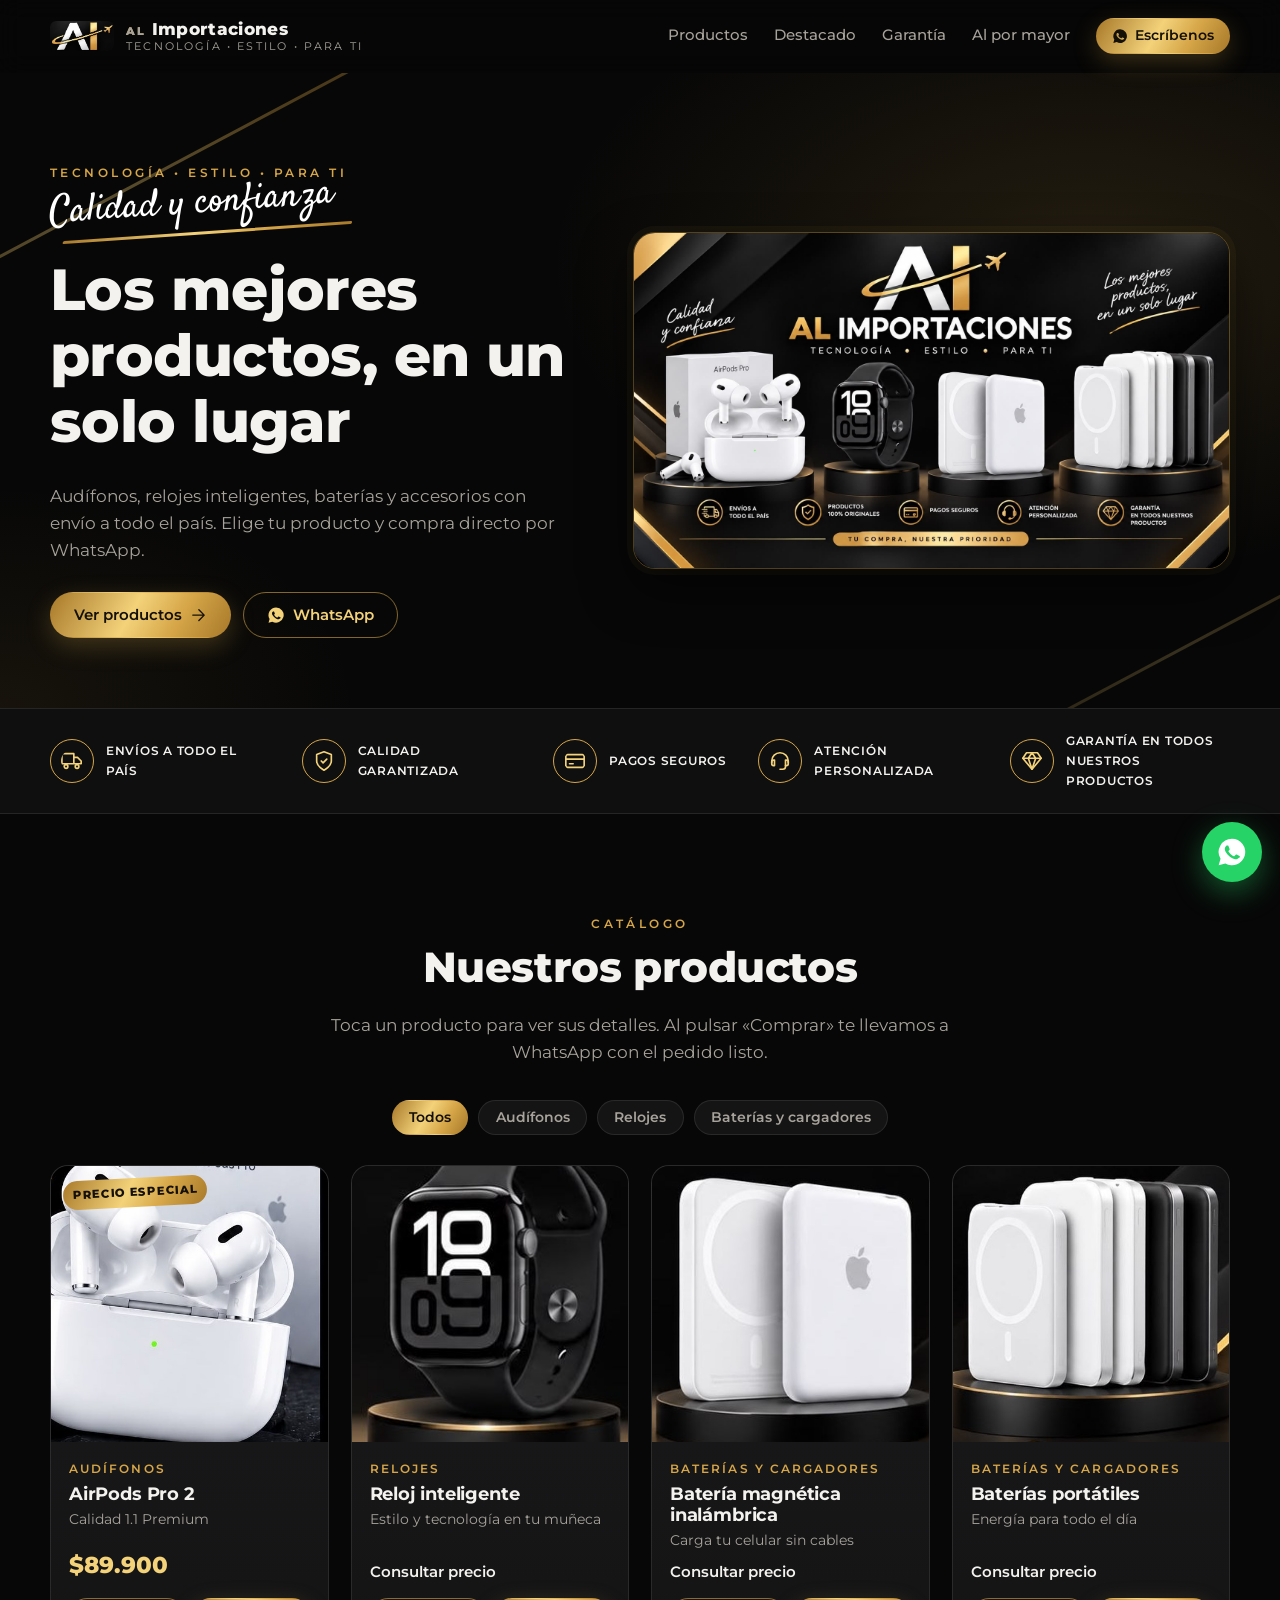
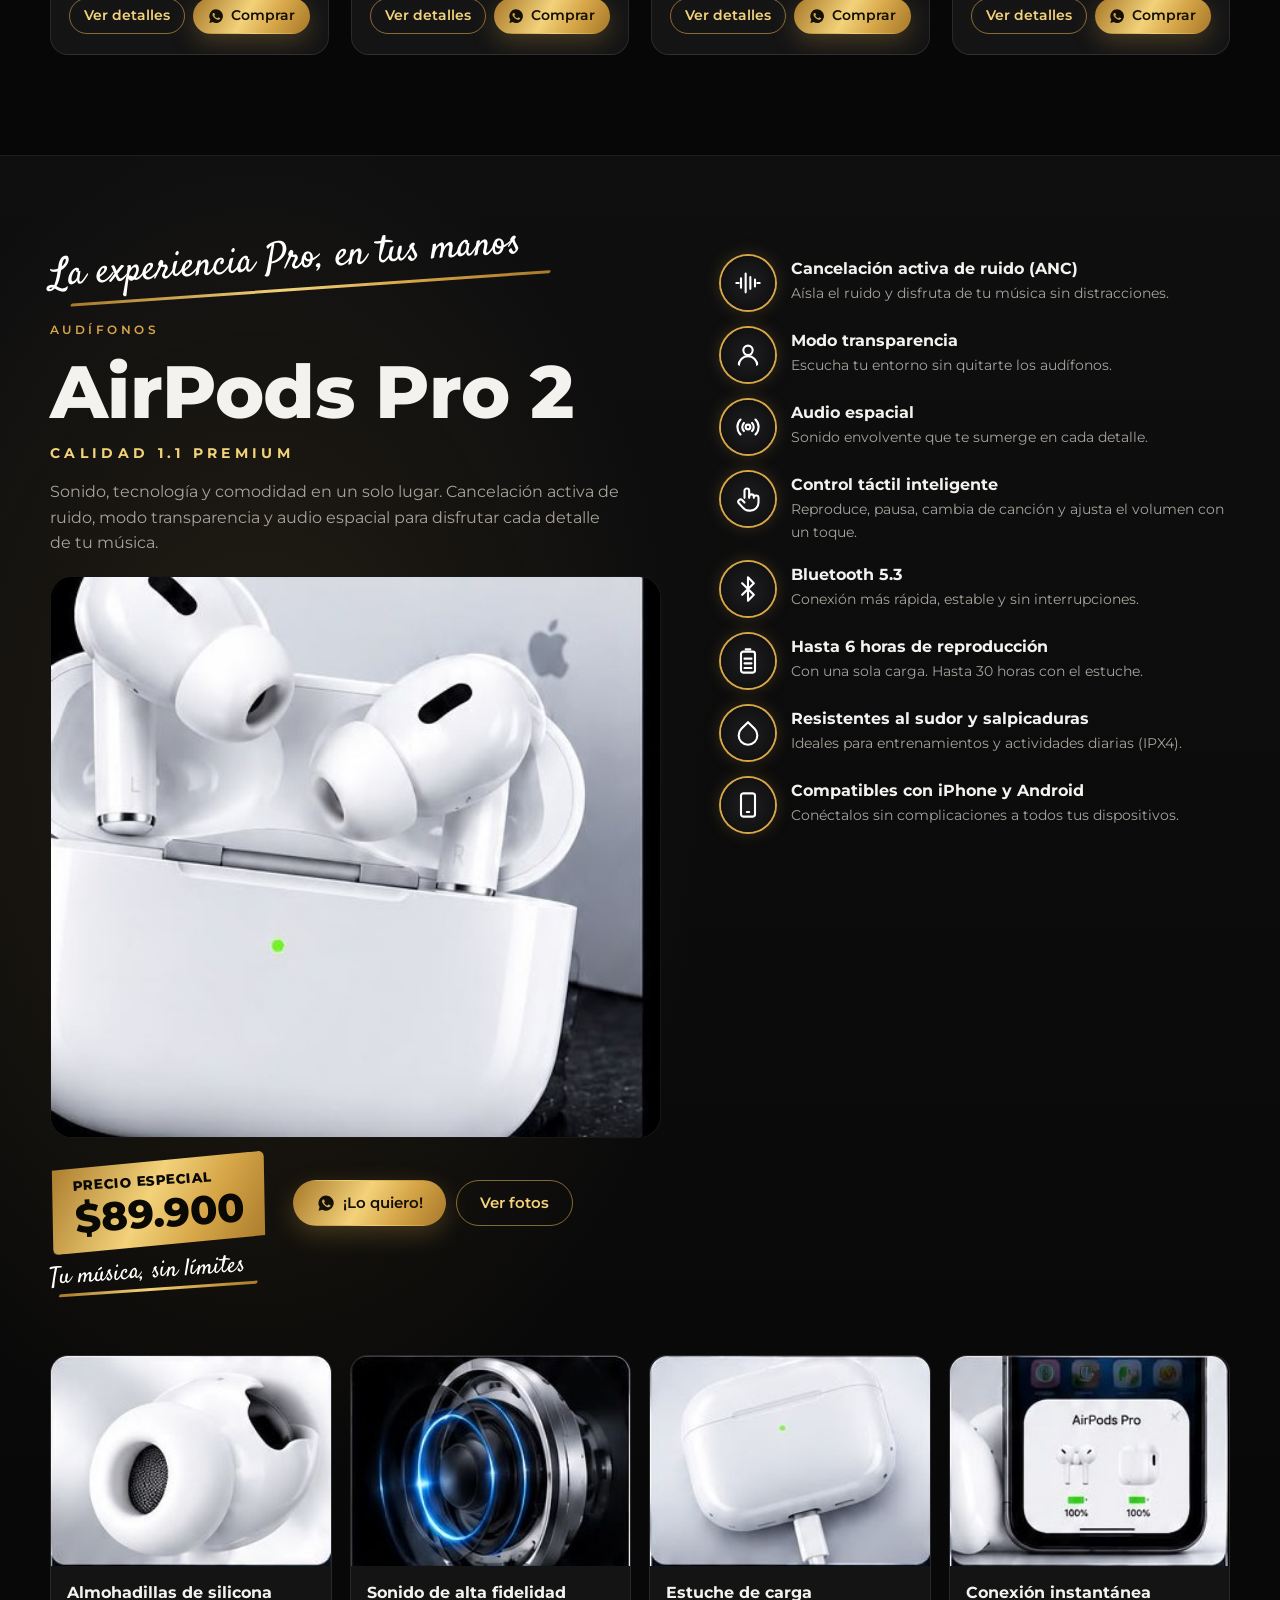
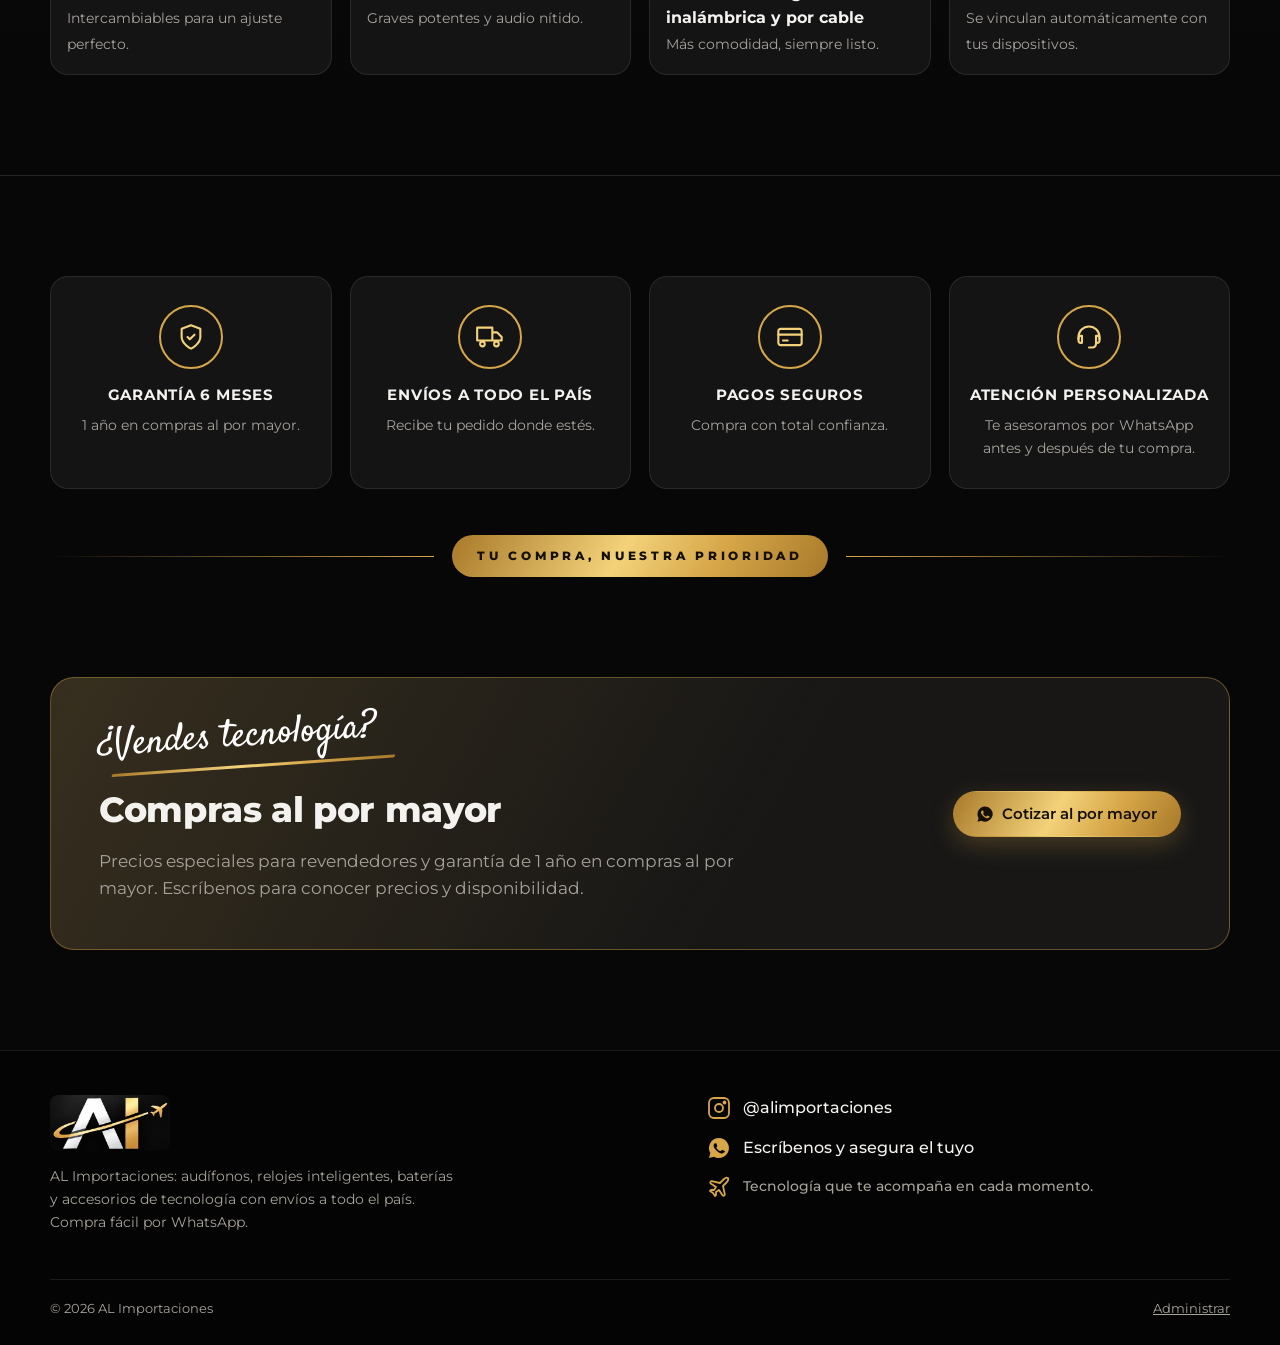
<file: index.html>
<!doctype html>
<html lang="es">
<head>
  <meta charset="utf-8">
  <meta name="viewport" content="width=device-width, initial-scale=1">
  <title>AL Importaciones · Tecnología, estilo, para ti</title>
  <meta name="description" content="AL Importaciones: audífonos, relojes inteligentes, baterías y accesorios de tecnología con envíos a todo el país. Compra fácil por WhatsApp.">
  <meta name="theme-color" content="#0a0a0a">
  <meta property="og:type" content="website">
  <meta property="og:title" content="AL Importaciones · Tecnología, estilo, para ti">
  <meta property="og:description" content="Audífonos, relojes inteligentes, baterías y accesorios con envíos a todo el país. Compra fácil por WhatsApp.">
  <meta property="og:image" content="assets/img/og.jpg">
  <link rel="icon" type="image/png" href="assets/img/icon.png">
  <link rel="apple-touch-icon" href="assets/img/icon.png">
  <link rel="preconnect" href="https://fonts.googleapis.com">
  <link rel="preconnect" href="https://fonts.gstatic.com" crossorigin>
  <link href="https://fonts.googleapis.com/css2?family=Montserrat:wght@400;500;600;700;800&family=Satisfy&display=swap" rel="stylesheet">
  <link rel="stylesheet" href="assets/css/styles.css">
</head>
<body>
  <a class="skip-link" href="#main">Saltar al contenido</a>
  <header id="site-header" class="site-header"></header>
  <main id="main"><div class="loading">Cargando…</div></main>
  <footer id="site-footer"></footer>
  <div id="modal-root"></div>
  <script src="assets/js/main.js"></script>
</body>
</html>
</file>
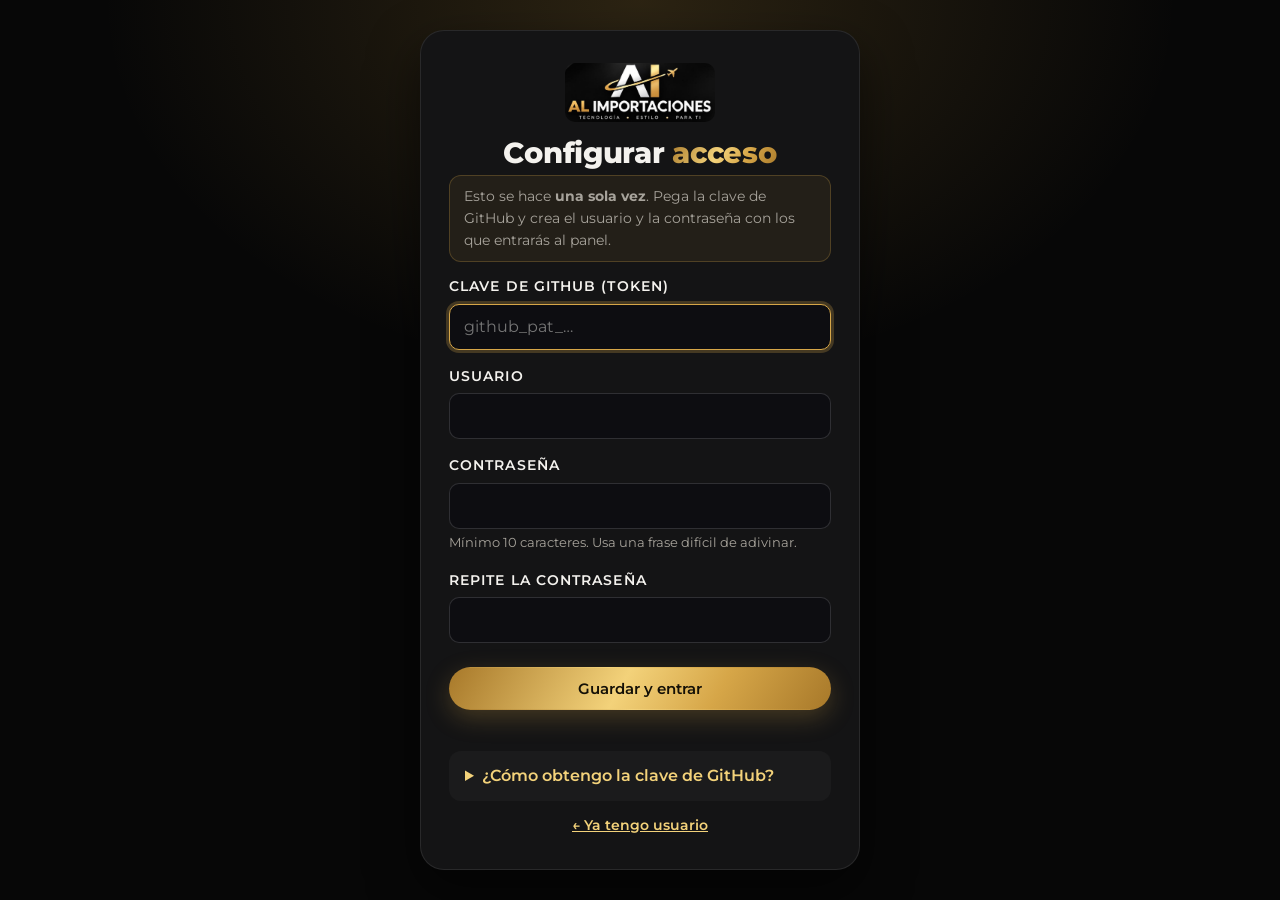
<file: admin.html>
<!doctype html>
<html lang="es">
<head>
  <meta charset="utf-8">
  <meta name="viewport" content="width=device-width, initial-scale=1">
  <title>Panel · AL Importaciones</title>
  <meta name="robots" content="noindex, nofollow">
  <meta name="theme-color" content="#0a0a0a">
  <link rel="icon" type="image/png" href="assets/img/icon.png">
  <link rel="preconnect" href="https://fonts.googleapis.com">
  <link rel="preconnect" href="https://fonts.gstatic.com" crossorigin>
  <link href="https://fonts.googleapis.com/css2?family=Montserrat:wght@400;500;600;700;800&family=Satisfy&display=swap" rel="stylesheet">
  <link rel="stylesheet" href="assets/css/styles.css">
  <link rel="stylesheet" href="assets/css/admin.css">
</head>
<body class="admin">
  <!-- Inicio de sesión -->
  <section id="login" class="login">
    <form class="login-card" id="login-form">
      <img src="assets/img/logo-full.jpg" alt="AL Importaciones">
      <h1>Panel de <span class="gold-text">administración</span></h1>
      <p>Ingresa con tu usuario y contraseña para editar los productos y el contenido del sitio.</p>
      <label class="field">
        <span>Usuario</span>
        <input type="text" id="user" required autocomplete="username" autocapitalize="none" spellcheck="false">
      </label>
      <label class="field">
        <span>Contraseña</span>
        <input type="password" id="pass" required autocomplete="current-password">
      </label>
      <label class="check"><input type="checkbox" id="remember"> Recordar en este dispositivo</label>
      <button class="btn btn-gold" type="submit" id="login-btn">Entrar</button>
      <p class="error" id="login-error" role="alert"></p>
      <button type="button" class="switch" id="to-setup">Configurar acceso (primera vez)</button>
      <a class="back" href="index.html">← Volver a la tienda</a>
    </form>

    <!-- Configuración inicial: guarda la clave de GitHub cifrada con usuario y contraseña -->
    <form class="login-card hidden" id="setup-form" autocomplete="off">
      <img src="assets/img/logo-full.jpg" alt="AL Importaciones">
      <h1>Configurar <span class="gold-text">acceso</span></h1>
      <p class="note" id="setup-note">Esto se hace <strong>una sola vez</strong>. Pega la clave de GitHub y crea el usuario y la contraseña con los que entrarás al panel.</p>
      <label class="field">
        <span>Clave de GitHub (token)</span>
        <input type="password" id="setup-token" required placeholder="github_pat_…" autocomplete="off" spellcheck="false">
      </label>
      <label class="field">
        <span>Usuario</span>
        <input type="text" id="setup-user" required autocomplete="off" autocapitalize="none" spellcheck="false">
      </label>
      <label class="field">
        <span>Contraseña</span>
        <input type="password" id="setup-pass" required minlength="10" autocomplete="new-password">
        <small>Mínimo 10 caracteres. Usa una frase difícil de adivinar.</small>
      </label>
      <label class="field">
        <span>Repite la contraseña</span>
        <input type="password" id="setup-pass2" required minlength="10" autocomplete="new-password">
      </label>
      <button class="btn btn-gold" type="submit" id="setup-btn">Guardar y entrar</button>
      <p class="error" id="setup-error" role="alert"></p>
      <details class="help">
        <summary>¿Cómo obtengo la clave de GitHub?</summary>
        <ol>
          <li>Inicia sesión en GitHub con una cuenta que tenga acceso al repositorio <code class="repo-name"></code>.</li>
          <li>Abre <a href="https://github.com/settings/personal-access-tokens/new" target="_blank" rel="noopener">Crear token (fine-grained)</a>.</li>
          <li>En <em>Expiration</em> elige la fecha más lejana posible.</li>
          <li>En <em>Repository access</em> elige <strong>Only select repositories</strong> y selecciona el repositorio.</li>
          <li>En <em>Permissions → Repository permissions</em> pon <strong>Contents: Read and write</strong>.</li>
          <li>Genera el token, cópialo y pégalo aquí.</li>
        </ol>
        <p>La clave se guarda <strong>cifrada</strong> con tu contraseña: sin la contraseña no sirve.</p>
      </details>
      <button type="button" class="switch" id="to-login">← Ya tengo usuario</button>
    </form>
  </section>

  <!-- Editor -->
  <section id="editor" class="editor hidden">
    <header class="admin-bar">
      <a class="brand" href="index.html" target="_blank" rel="noopener">
        <img src="assets/img/logo-mark.jpg" alt="">
        <span class="brand-text"><strong class="gold-text">Panel AL</strong><span id="user-name"></span></span>
      </a>
      <div class="admin-actions">
        <span class="status" id="status" aria-live="polite"></span>
        <a class="btn btn-outline btn-sm" href="index.html" target="_blank" rel="noopener">Ver tienda</a>
        <button class="btn btn-gold btn-sm" id="publish" disabled>Publicar cambios</button>
        <button class="btn btn-sm btn-ghost" id="logout">Salir</button>
      </div>
    </header>
    <div class="admin-layout">
      <nav class="tabs" id="tabs" aria-label="Secciones del contenido"></nav>
      <div class="panel" id="panel"></div>
    </div>
  </section>

  <div class="toast" id="toast" role="status"></div>

  <script src="assets/js/config.js"></script>
  <script src="assets/js/admin.js"></script>
</body>
</html>
</file>
<file: assets/css/styles.css>
/* ==========================================================
   AL Importaciones — estilos del sitio (negro y dorado)
   ========================================================== */
:root {
  --bg: #070707;
  --bg-2: #0f0f10;
  --card: #141415;
  --card-2: #1b1b1d;
  --line: rgba(255, 255, 255, 0.09);
  --text: #f4f2ee;
  --muted: #a7a39b;
  --gold: #d6a648;
  --gold-2: #f3d27a;
  --gold-3: #a8792a;
  --gold-grad: linear-gradient(120deg, #a8792a 0%, #f3d27a 45%, #d6a648 70%, #a8792a 100%);
  --wa: #25d366;
  --radius: 18px;
  --shadow: 0 20px 50px rgba(0, 0, 0, 0.55);
  --font: "Montserrat", system-ui, -apple-system, "Segoe UI", sans-serif;
  --script: "Satisfy", "Brush Script MT", cursive;
  color-scheme: dark;
}

*, *::before, *::after { box-sizing: border-box; }
html { scroll-behavior: smooth; scroll-padding-top: 84px; }
body {
  margin: 0;
  font-family: var(--font);
  background: var(--bg);
  color: var(--text);
  line-height: 1.6;
  -webkit-font-smoothing: antialiased;
  overflow-x: hidden;
}
body.no-scroll { overflow: hidden; }
img { max-width: 100%; display: block; }
a { color: inherit; }
h1, h2, h3 { line-height: 1.15; margin: 0 0 .5em; letter-spacing: -0.01em; }
p { margin: 0 0 1em; }
svg { width: 1.2em; height: 1.2em; flex: none; }
[hidden] { display: none !important; }

.container { width: min(1180px, 100% - 32px); margin-inline: auto; }
.skip-link { position: absolute; left: -999px; top: 8px; background: var(--gold); color: #000; padding: 8px 14px; border-radius: 8px; z-index: 100; }
.skip-link:focus { left: 8px; }
.loading { min-height: 60vh; display: grid; place-items: center; color: var(--muted); padding: 40px 16px; text-align: center; }

.gold-text {
  background: var(--gold-grad);
  -webkit-background-clip: text;
  background-clip: text;
  color: transparent;
}
.eyebrow {
  text-transform: uppercase;
  letter-spacing: .28em;
  font-size: .78rem;
  font-weight: 600;
  color: var(--gold);
  margin-bottom: .8em;
}
.script {
  font-family: var(--script);
  font-size: clamp(1.6rem, 3.6vw, 2.4rem);
  line-height: 1.1;
  color: #fff;
  margin: 0 0 .3em;
  transform: rotate(-4deg);
  transform-origin: left;
  display: inline-block;
  position: relative;
  padding-bottom: .25em;
}
.script::after {
  content: "";
  position: absolute; left: 4%; right: -6%; bottom: 0;
  height: 3px; border-radius: 3px;
  background: var(--gold-grad);
  transform: skewX(-20deg);
}
.script.small { font-size: 1.5rem; }
.lead { color: var(--muted); font-size: 1.05rem; max-width: 60ch; }

/* ---------- Botones ---------- */
.btn {
  display: inline-flex; align-items: center; justify-content: center; gap: .5em;
  padding: .85em 1.5em;
  border-radius: 999px;
  border: 1px solid transparent;
  font: 600 .95rem/1 var(--font);
  text-decoration: none;
  cursor: pointer;
  transition: transform .15s ease, box-shadow .2s ease, background .2s ease, border-color .2s ease;
  white-space: nowrap;
}
.btn:hover { transform: translateY(-2px); }
.btn:focus-visible, a:focus-visible, button:focus-visible, select:focus-visible, input:focus-visible, textarea:focus-visible {
  outline: 2px solid var(--gold-2); outline-offset: 3px;
}
.btn-gold { background: var(--gold-grad); color: #141006; box-shadow: 0 8px 24px rgba(214, 166, 72, .25); }
.btn-gold:hover { box-shadow: 0 10px 30px rgba(214, 166, 72, .4); }
.btn-outline { border-color: rgba(214, 166, 72, .6); color: var(--gold-2); background: transparent; }
.btn-outline:hover { background: rgba(214, 166, 72, .1); }
.btn-ghost { background: rgba(255, 255, 255, .06); color: var(--text); }
.btn-ghost:hover { background: rgba(255, 255, 255, .12); }
.btn-sm { padding: .65em 1.1em; font-size: .85rem; }
.btn-block { width: 100%; }
.btn[disabled] { opacity: .5; cursor: not-allowed; transform: none; }

/* ---------- Cabecera ---------- */
.site-header {
  position: sticky; top: 0; z-index: 40;
  background: rgba(7, 7, 7, .7);
  backdrop-filter: blur(12px);
  -webkit-backdrop-filter: blur(12px);
  border-bottom: 1px solid transparent;
  transition: border-color .2s, background .2s;
}
.site-header.scrolled { border-color: var(--line); background: rgba(7, 7, 7, .92); }
.site-header .container { display: flex; align-items: center; justify-content: space-between; gap: 16px; min-height: 72px; }
.brand { display: flex; align-items: center; gap: 12px; text-decoration: none; min-width: 0; }
.brand img { width: 64px; height: auto; border-radius: 6px; }
.brand-text { display: flex; flex-direction: column; line-height: 1.2; min-width: 0; }
.brand-text strong { font-size: 1.05rem; font-weight: 800; letter-spacing: .02em; white-space: nowrap; }
.brand-text span { font-size: .68rem; letter-spacing: .2em; text-transform: uppercase; color: var(--muted); white-space: nowrap; }
.nav { display: flex; align-items: center; gap: 26px; }
.nav a:not(.btn) { text-decoration: none; font-weight: 500; font-size: .92rem; color: var(--muted); transition: color .2s; }
.nav a:not(.btn):hover { color: var(--gold-2); }
.menu-toggle { display: none; background: none; border: 0; color: var(--text); padding: 8px; cursor: pointer; }
.menu-toggle svg { width: 26px; height: 26px; }

@media (max-width: 860px) {
  .menu-toggle { display: inline-flex; }
  .nav {
    position: absolute; top: 100%; left: 0; right: 0;
    flex-direction: column; align-items: stretch; gap: 0;
    background: rgba(7, 7, 7, .98);
    border-bottom: 1px solid var(--line);
    padding: 8px 16px 20px;
    display: none;
  }
  .nav.open { display: flex; }
  .nav a:not(.btn) { padding: 14px 4px; border-bottom: 1px solid var(--line); font-size: 1rem; }
  .nav .btn { margin-top: 16px; }
}
@media (max-width: 420px) { .brand-text span { display: none; } }

/* ---------- Portada ---------- */
.hero {
  position: relative;
  padding: clamp(40px, 7vw, 90px) 0 clamp(40px, 6vw, 70px);
  background:
    radial-gradient(60% 70% at 85% 30%, rgba(214, 166, 72, .14), transparent 70%),
    radial-gradient(40% 50% at 0% 100%, rgba(214, 166, 72, .08), transparent 70%);
  overflow: hidden;
}
.hero::before, .hero::after {
  content: ""; position: absolute; pointer-events: none;
  width: 60vw; height: 3px; background: var(--gold-grad); opacity: .35;
  transform: rotate(-28deg);
}
.hero::before { top: 18%; left: -20vw; }
.hero::after { bottom: 12%; right: -25vw; opacity: .2; }
.hero-grid { display: grid; grid-template-columns: 1fr 1.15fr; gap: clamp(28px, 5vw, 64px); align-items: center; position: relative; }
.hero h1 { font-size: clamp(2.1rem, 5vw, 3.6rem); font-weight: 800; }
.hero-actions { display: flex; flex-wrap: wrap; gap: 12px; margin-top: 28px; }
.hero-media {
  border-radius: 22px; overflow: hidden;
  border: 1px solid rgba(214, 166, 72, .35);
  box-shadow: var(--shadow), 0 0 0 6px rgba(214, 166, 72, .05);
}
.hero-media img { width: 100%; height: auto; }
@media (max-width: 900px) {
  .hero-grid { grid-template-columns: 1fr; }
  .hero-copy { text-align: center; }
  .hero-copy .lead { margin-inline: auto; }
  .hero-actions { justify-content: center; }
}

/* ---------- Beneficios ---------- */
.benefits { border-block: 1px solid var(--line); background: var(--bg-2); }
.benefits-row { display: flex; flex-wrap: wrap; justify-content: space-between; gap: 18px 28px; padding-block: 22px; }
.benefit { display: flex; align-items: center; gap: 12px; font-weight: 600; font-size: .78rem; text-transform: uppercase; letter-spacing: .06em; max-width: 220px; }
.benefit svg {
  width: 44px; height: 44px; padding: 10px; flex: none;
  color: var(--gold-2); border: 1.5px solid var(--gold); border-radius: 50%;
}
@media (max-width: 700px) {
  .benefits-row { display: grid; grid-template-columns: 1fr 1fr; }
  .benefit { max-width: none; }
}

/* ---------- Secciones ---------- */
.section { padding: clamp(56px, 8vw, 100px) 0; }
.section-head { text-align: center; margin-bottom: 34px; }
.section-head h2 { font-size: clamp(1.8rem, 4vw, 2.6rem); font-weight: 800; }
.section-head .lead { margin-inline: auto; }

.chips { display: flex; flex-wrap: wrap; justify-content: center; gap: 10px; margin-bottom: 30px; }
.chip {
  font: 600 .85rem var(--font); color: var(--muted);
  background: var(--card); border: 1px solid var(--line);
  padding: .6em 1.2em; border-radius: 999px; cursor: pointer;
  transition: color .2s, border-color .2s, background .2s;
}
.chip:hover { color: var(--text); }
.chip[aria-pressed="true"] { color: #141006; background: var(--gold-grad); border-color: transparent; }

/* ---------- Tarjetas de producto ---------- */
.product-grid { display: grid; grid-template-columns: repeat(auto-fill, minmax(250px, 1fr)); gap: 22px; }
.product-card {
  display: flex; flex-direction: column;
  background: linear-gradient(180deg, var(--card-2), var(--card));
  border: 1px solid var(--line);
  border-radius: var(--radius);
  overflow: hidden;
  transition: transform .25s ease, border-color .25s ease, box-shadow .25s ease;
}
.product-card:hover { transform: translateY(-4px); border-color: rgba(214, 166, 72, .45); box-shadow: var(--shadow); }
.product-media { position: relative; display: block; aspect-ratio: 1 / 1; background: #000; overflow: hidden; }
.product-media img { width: 100%; height: 100%; object-fit: cover; transition: transform .5s ease; }
.product-card:hover .product-media img { transform: scale(1.05); }
.sold-out .product-media img { filter: grayscale(.8) brightness(.6); }
.badge {
  position: absolute; top: 12px; left: 12px;
  background: var(--gold-grad); color: #141006;
  font-weight: 800; font-size: .72rem; text-transform: uppercase; letter-spacing: .06em;
  padding: .45em .85em; border-radius: 999px;
  transform: rotate(-3deg);
}
.badge.static { position: static; display: inline-block; margin-bottom: 10px; }
.badge-dark { background: #000; color: #fff; border: 1px solid var(--line); }
.product-body { padding: 18px 18px 20px; display: flex; flex-direction: column; flex: 1; }
.product-cat { color: var(--gold); font-size: .72rem; text-transform: uppercase; letter-spacing: .18em; font-weight: 600; margin-bottom: .4em; }
.product-body h3 { font-size: 1.15rem; font-weight: 700; margin-bottom: .2em; }
.product-body h3 a { text-decoration: none; }
.product-sub { color: var(--muted); font-size: .88rem; margin-bottom: .6em; }
.price { margin: auto 0 14px; display: flex; align-items: baseline; gap: 10px; flex-wrap: wrap; }
.price strong { font-size: 1.45rem; font-weight: 800; color: var(--gold-2); }
.price s { color: var(--muted); font-size: .95rem; }
.price .ask { color: var(--text); font-weight: 600; font-size: .95rem; }
.price.big strong { font-size: 2rem; }
.product-actions { display: grid; grid-template-columns: 1fr 1fr; gap: 8px; }
.product-actions .btn { padding-inline: .6em; }
.empty { text-align: center; color: var(--muted); grid-column: 1 / -1; }

/* ---------- Producto destacado ---------- */
.spotlight {
  background:
    radial-gradient(50% 60% at 20% 40%, rgba(214, 166, 72, .12), transparent 70%),
    linear-gradient(180deg, var(--bg-2), var(--bg));
  border-block: 1px solid var(--line);
}
.spot-grid { display: grid; grid-template-columns: 1.2fr 1fr; gap: clamp(28px, 5vw, 60px); align-items: start; }
.spot-title { font-size: clamp(2.6rem, 7vw, 4.6rem); font-weight: 800; margin-bottom: .1em; }
.spot-sub { text-transform: uppercase; letter-spacing: .3em; font-weight: 700; font-size: .9rem; color: var(--gold-2); }
.spot-desc { color: var(--muted); max-width: 52ch; }
.spot-media { margin: 20px 0; border-radius: 22px; overflow: hidden; border: 1px solid var(--line); background: #000; }
.spot-media img { width: 100%; max-height: 560px; object-fit: cover; }
.spot-buy { display: flex; flex-wrap: wrap; align-items: center; gap: 18px 26px; }
.spot-buy-actions { display: flex; flex-wrap: wrap; gap: 10px; }
.price-tag {
  display: inline-flex; flex-direction: column;
  background: var(--gold-grad); color: #0b0904;
  padding: 12px 24px 14px;
  border-radius: 6px;
  transform: rotate(-4deg);
  box-shadow: 0 12px 30px rgba(214, 166, 72, .25);
  clip-path: polygon(2% 6%, 100% 0, 98% 94%, 0 100%);
}
.price-tag span { font-weight: 800; text-transform: uppercase; font-size: .85rem; letter-spacing: .04em; }
.price-tag strong { font-size: clamp(1.8rem, 4vw, 2.5rem); font-weight: 800; line-height: 1.05; }
.feature-list { list-style: none; margin: 0; padding: 0; display: grid; gap: 18px; }
.feature-list li { display: flex; gap: 16px; align-items: flex-start; }
.feature-list li > svg {
  width: 54px; height: 54px; padding: 13px;
  color: #fff; border-radius: 50%;
  background: radial-gradient(circle, #1e1e20, #0c0c0d);
  box-shadow: 0 0 0 2px var(--gold), 0 0 18px rgba(214, 166, 72, .25);
}
.feature-list strong { display: block; font-size: 1rem; }
.feature-list span { display: block; color: var(--muted); font-size: .9rem; }
.feature-list.compact { gap: 12px; margin-top: 24px; padding-top: 20px; border-top: 1px solid var(--line); }
.feature-list.compact li > svg { width: 38px; height: 38px; padding: 9px; }
.feature-list.compact strong { font-size: .9rem; }
.feature-list.compact span { font-size: .82rem; }
.highlights { display: grid; grid-template-columns: repeat(auto-fit, minmax(220px, 1fr)); gap: 18px; margin-top: 50px; }
.highlight { margin: 0; border-radius: var(--radius); overflow: hidden; border: 1px solid var(--line); background: var(--card); }
.highlight img { width: 100%; aspect-ratio: 4 / 3; object-fit: cover; }
.highlight figcaption { padding: 14px 16px 18px; }
.highlight strong { display: block; }
.highlight span { color: var(--muted); font-size: .88rem; }
@media (max-width: 900px) { .spot-grid { grid-template-columns: 1fr; } }

/* ---------- Confianza ---------- */
.trust-grid { display: grid; grid-template-columns: repeat(auto-fit, minmax(210px, 1fr)); gap: 18px; }
.trust-item {
  display: flex; flex-direction: column; align-items: center; text-align: center; gap: 6px;
  padding: 28px 20px; border-radius: var(--radius);
  background: var(--card); border: 1px solid var(--line);
}
.trust-item .ring { display: grid; place-items: center; width: 64px; height: 64px; border-radius: 50%; border: 2px solid var(--gold); color: var(--gold-2); margin-bottom: 8px; }
.trust-item .ring svg { width: 28px; height: 28px; }
.trust-item strong { text-transform: uppercase; letter-spacing: .05em; font-size: .95rem; }
.trust-item > span:last-child { color: var(--muted); font-size: .9rem; }
.slogan { display: flex; align-items: center; gap: 18px; margin: 46px 0 0; }
.slogan::before, .slogan::after { content: ""; flex: 1; height: 1px; background: linear-gradient(90deg, transparent, var(--gold)); }
.slogan::after { background: linear-gradient(90deg, var(--gold), transparent); }
.slogan span {
  background: var(--gold-grad); color: #141006;
  font-weight: 800; text-transform: uppercase; letter-spacing: .3em; font-size: .78rem;
  padding: .9em 2em; border-radius: 999px; text-align: center;
}
@media (max-width: 600px) { .slogan span { letter-spacing: .15em; padding-inline: 1.2em; } }

/* ---------- Al por mayor ---------- */
.wholesale { padding-top: 0; }
.wholesale-card {
  display: flex; align-items: center; justify-content: space-between; gap: 28px; flex-wrap: wrap;
  padding: clamp(28px, 5vw, 48px);
  border-radius: 24px;
  background:
    linear-gradient(120deg, rgba(214, 166, 72, .18), rgba(214, 166, 72, .02) 60%),
    var(--card);
  border: 1px solid rgba(214, 166, 72, .4);
}
.wholesale-card h2 { font-size: clamp(1.6rem, 3.5vw, 2.2rem); font-weight: 800; }
.wholesale-card .lead { margin: 0; }

/* ---------- Pie ---------- */
.site-footer { border-top: 1px solid var(--line); background: #040404; padding-top: 44px; }
.footer-grid { display: grid; grid-template-columns: 1.2fr 1fr; gap: 30px; padding-bottom: 30px; }
.footer-brand img { width: 120px; height: auto; margin-bottom: 14px; border-radius: 8px; }
.footer-brand p { color: var(--muted); font-size: .9rem; max-width: 46ch; }
.footer-links { display: flex; flex-direction: column; gap: 14px; }
.footer-links a, .footer-links p { display: flex; align-items: center; gap: 12px; text-decoration: none; margin: 0; font-weight: 500; }
.footer-links a:hover { color: var(--gold-2); }
.footer-links svg { width: 24px; height: 24px; color: var(--gold); }
.footer-links p { color: var(--muted); font-size: .9rem; }
.footer-bottom { display: flex; justify-content: space-between; gap: 16px; padding: 18px 0 26px; border-top: 1px solid var(--line); color: var(--muted); font-size: .82rem; }
.footer-bottom a { color: var(--muted); }
@media (max-width: 700px) { .footer-grid { grid-template-columns: 1fr; } }

.wa-float {
  position: fixed; right: 18px; bottom: 18px; z-index: 30;
  width: 60px; height: 60px; border-radius: 50%;
  display: grid; place-items: center;
  background: var(--wa); color: #fff;
  box-shadow: 0 10px 30px rgba(37, 211, 102, .4);
  transition: transform .2s;
}
.wa-float:hover { transform: scale(1.08); }
.wa-float svg { width: 32px; height: 32px; }

/* ---------- Ventana de producto ---------- */
.modal { position: fixed; inset: 0; z-index: 60; display: grid; place-items: center; padding: 16px; }
.modal-backdrop { position: absolute; inset: 0; background: rgba(0, 0, 0, .8); backdrop-filter: blur(4px); animation: fade .2s ease; }
.modal-card {
  position: relative;
  width: min(1000px, 100%); max-height: calc(100vh - 32px); max-height: calc(100dvh - 32px);
  overflow: auto;
  display: grid; grid-template-columns: 1.1fr 1fr;
  background: var(--bg-2); border: 1px solid rgba(214, 166, 72, .35);
  border-radius: 22px; box-shadow: var(--shadow);
  animation: pop .25s ease;
}
.modal-close {
  position: absolute; top: 12px; right: 12px; z-index: 2;
  width: 42px; height: 42px; border-radius: 50%; border: 1px solid var(--gold); cursor: pointer;
  background: rgba(0, 0, 0, .75); color: var(--gold-2); display: grid; place-items: center;
}
.modal-gallery { background: #000; padding: 14px; display: flex; flex-direction: column; gap: 12px; }
.modal-main { position: relative; border-radius: 14px; overflow: hidden; aspect-ratio: 1 / 1; background: #000; }
.modal-main img { width: 100%; height: 100%; object-fit: contain; }
.gal-nav {
  position: absolute; top: 50%; transform: translateY(-50%);
  width: 40px; height: 40px; border-radius: 50%; border: 0; cursor: pointer;
  background: rgba(0, 0, 0, .55); color: #fff; display: grid; place-items: center;
}
.gal-nav.prev { left: 8px; }
.gal-nav.next { right: 8px; }
.thumbs { display: flex; gap: 8px; overflow-x: auto; padding-bottom: 4px; }
.thumb { flex: none; width: 64px; height: 64px; padding: 0; border-radius: 10px; overflow: hidden; border: 2px solid transparent; background: #111; cursor: pointer; opacity: .6; }
.thumb[aria-current="true"] { border-color: var(--gold); opacity: 1; }
.thumb img { width: 100%; height: 100%; object-fit: cover; }
.modal-info { padding: 32px 28px; }
.modal-info h2 { font-size: 1.8rem; font-weight: 800; margin-bottom: .15em; padding-right: 40px; }
.modal-desc { color: var(--muted); font-size: .95rem; }
.modal-note { color: var(--muted); font-size: .8rem; text-align: center; margin: 10px 0 0; }
.field { display: flex; flex-direction: column; gap: 6px; margin-bottom: 16px; }
.field > span { font-size: .8rem; font-weight: 600; color: var(--muted); text-transform: uppercase; letter-spacing: .08em; }
.field input, .field select, .field textarea {
  width: 100%; font: 500 1rem var(--font); color: var(--text);
  background: var(--card); border: 1px solid var(--line); border-radius: 12px; padding: 12px 14px;
}
.qty { display: inline-flex; align-items: center; border: 1px solid var(--line); border-radius: 999px; overflow: hidden; width: max-content; }
.qty button { width: 44px; height: 44px; border: 0; background: var(--card); color: var(--text); cursor: pointer; display: grid; place-items: center; }
.qty button:hover { color: var(--gold-2); }
.qty output { min-width: 44px; text-align: center; font-weight: 700; }
@media (max-width: 760px) {
  .modal { padding: 0; align-items: end; }
  .modal-card { grid-template-columns: 1fr; border-radius: 22px 22px 0 0; max-height: 94vh; max-height: 94dvh; }
  .modal-info { padding: 22px 18px 28px; }
}
@keyframes fade { from { opacity: 0; } }
@keyframes pop { from { opacity: 0; transform: translateY(16px) scale(.98); } }

/* ---------- Animación de entrada ---------- */
.reveal { opacity: 0; transform: translateY(18px); transition: opacity .6s ease, transform .6s ease; }
.reveal.in { opacity: 1; transform: none; }
@media (prefers-reduced-motion: reduce) {
  html { scroll-behavior: auto; }
  .reveal { opacity: 1; transform: none; transition: none; }
  *, *::before, *::after { animation: none !important; }
}
.hidden { display: none !important; }
</file>
<file: assets/css/admin.css>
/* Panel de administración */
body.admin { background: var(--bg-2); }

/* Login */
.login { min-height: 100vh; display: grid; place-items: center; padding: 24px 16px;
  background: radial-gradient(60% 60% at 50% 0%, rgba(214, 166, 72, 0.18), transparent 70%), var(--bg); }
.login-card {
  width: min(100%, 440px); background: var(--card); border: 1px solid var(--line); border-radius: 24px;
  padding: 32px 28px; text-align: center; box-shadow: var(--shadow);
}
.login-card img { margin: 0 auto 14px; width: 150px; height: auto; border-radius: 10px; }
.login-card h1 { font-size: 1.8rem; font-weight: 800; margin-bottom: 6px; }
.login-card > p { color: var(--muted); }
.login-card .btn { width: 100%; margin-top: 8px; }
.login-card .error { color: #ff8a8a; min-height: 1.4em; margin: 12px 0 0; font-size: 0.92rem; }
.login-card .back { display: inline-block; margin-top: 18px; color: var(--muted); font-size: 0.9rem; }
.help { text-align: left; margin-top: 8px; background: rgba(255, 255, 255, 0.03); border-radius: 12px; padding: 12px 16px; }
.help summary { cursor: pointer; color: var(--gold-2); font-weight: 600; }
.help ol { padding-left: 20px; margin: 12px 0 4px; color: var(--muted); font-size: 0.92rem; }
.help li { margin-bottom: 6px; }
.help code { background: rgba(255, 255, 255, 0.08); padding: 1px 6px; border-radius: 4px; }

/* Campos */
.field { display: block; text-align: left; margin-bottom: 16px; }
.field > span { display: block; font-size: 0.85rem; font-weight: 600; color: var(--text); margin-bottom: 6px; }
.field small { display: block; color: var(--muted); font-size: 0.8rem; margin-top: 4px; }
.field input[type="text"], .field input[type="url"], .field input[type="password"], .field textarea, .field select {
  width: 100%; min-height: 46px; padding: 10px 14px; border-radius: 10px;
  border: 1px solid rgba(255, 255, 255, 0.14); background: #0d0d11; color: var(--text);
  font: 400 1rem/1.5 var(--font);
}
.field textarea { min-height: 110px; resize: vertical; }
.field input:focus, .field textarea:focus, .field select:focus { outline: none; border-color: var(--gold); box-shadow: 0 0 0 3px rgba(214, 166, 72, 0.25); }
.check { display: flex; align-items: center; gap: 10px; margin: 4px 0 12px; color: var(--muted); font-size: 0.92rem; text-align: left; }
.check input { width: 20px; height: 20px; accent-color: var(--gold); }

/* Barra superior */
.admin-bar {
  position: sticky; top: 0; z-index: 30; display: flex; align-items: center; justify-content: space-between; gap: 12px; flex-wrap: wrap;
  padding: 12px 20px; background: rgba(10, 10, 12, 0.92); backdrop-filter: blur(10px); border-bottom: 1px solid var(--line);
}
.admin-bar .brand img { width: 56px; height: auto; }
.admin-actions { display: flex; align-items: center; gap: 8px; flex-wrap: wrap; }
.status { font-size: 0.85rem; color: var(--muted); margin-right: 6px; }
.status.dirty { color: var(--gold-2); }
.btn-ghost { background: transparent; color: var(--muted); border-color: rgba(255, 255, 255, 0.15); }
.btn[disabled] { opacity: 0.45; cursor: not-allowed; transform: none; box-shadow: none; }

/* Layout */
.admin-layout { display: grid; grid-template-columns: 220px 1fr; gap: 24px; width: min(100% - 32px, 1100px); margin: 24px auto 80px; }
.tabs { display: flex; flex-direction: column; gap: 4px; position: sticky; top: 90px; align-self: start; }
.tabs button {
  text-align: left; background: transparent; border: 0; color: var(--text); font: 500 0.98rem var(--font);
  padding: 12px 14px; border-radius: 10px; cursor: pointer;
}
.tabs button:hover { background: rgba(255, 255, 255, 0.05); }
.tabs button[aria-selected="true"] { background: rgba(214, 166, 72, 0.15); color: var(--gold-2); }
.panel { min-width: 0; }
.panel > h2 { font-size: 2rem; font-weight: 800; margin-bottom: 4px; }
.panel > .intro { color: var(--muted); margin-bottom: 24px; }
@media (max-width: 820px) {
  .admin-layout { grid-template-columns: 1fr; margin-top: 0; }
  .tabs { flex-direction: row; overflow-x: auto; top: 64px; z-index: 20; background: var(--bg-2); padding: 10px 0; margin: 0 -16px; padding-inline: 16px; scrollbar-width: none; }
  .tabs button { white-space: nowrap; }
  .admin-bar .brand-text span { display: none; }
}

/* Tarjetas de grupo y listas */
.group { background: var(--card); border: 1px solid var(--line); border-radius: 16px; padding: 20px; margin-bottom: 20px; }
.group > h3 { font-size: 1.15rem; font-weight: 700; color: var(--gold-2); margin-bottom: 8px; }
.group > .help-text { color: var(--muted); font-size: 0.9rem; margin-bottom: 16px; }
.list-items { display: grid; gap: 12px; }
.list-item { background: #121217; border: 1px solid rgba(255, 255, 255, 0.08); border-radius: 12px; padding: 16px; }
.list-item-head { display: flex; align-items: center; justify-content: space-between; gap: 10px; margin-bottom: 12px; }
.list-item-head strong { font-weight: 600; overflow: hidden; text-overflow: ellipsis; white-space: nowrap; }
.item-tools { display: flex; gap: 4px; flex: none; }
.icon-btn {
  width: 38px; height: 38px; border-radius: 8px; border: 1px solid rgba(255, 255, 255, 0.12);
  background: transparent; color: var(--text); cursor: pointer; font-size: 1rem; display: grid; place-items: center;
}
.icon-btn:hover { background: rgba(255, 255, 255, 0.08); }
.icon-btn.danger:hover { background: rgba(255, 80, 80, 0.2); border-color: rgba(255, 80, 80, 0.5); }
.icon-btn:disabled { opacity: 0.3; cursor: default; }
.add-btn { margin-top: 12px; }
.grid-2 { display: grid; grid-template-columns: 1fr 1fr; gap: 0 16px; }
@media (max-width: 600px) { .grid-2 { grid-template-columns: 1fr; } }
.gallery-list { grid-template-columns: repeat(auto-fill, minmax(230px, 1fr)); }

/* Campo de imagen */
.image-field { display: flex; gap: 14px; align-items: flex-start; }
.image-preview {
  flex: none; width: 96px; height: 96px; border-radius: 10px; background: #0d0d11 center/cover no-repeat;
  border: 1px dashed rgba(255, 255, 255, 0.2); display: grid; place-items: center; color: var(--muted); font-size: 0.75rem; text-align: center;
}
.image-controls { flex: 1; min-width: 0; display: flex; flex-direction: column; gap: 8px; }
.image-controls .row { display: flex; gap: 8px; flex-wrap: wrap; }
.image-controls .path { font-size: 0.78rem; color: var(--muted); word-break: break-all; }
.image-controls .pending { color: var(--gold-2); }
.file-btn { position: relative; overflow: hidden; }
.file-btn input { position: absolute; inset: 0; opacity: 0; cursor: pointer; }

/* Toast */
.toast {
  position: fixed; left: 50%; bottom: 24px; transform: translate(-50%, 120px); z-index: 100;
  background: #fff; color: #111; padding: 14px 20px; border-radius: 12px; box-shadow: var(--shadow);
  font-weight: 500; max-width: calc(100% - 32px); transition: transform 0.3s ease;
}
.toast.show { transform: translate(-50%, 0); }
.toast.error { background: #ffdddd; color: #6b0000; }

/* Ajustes AL Importaciones */
.field { flex-direction: column; }
.login-card .switch { margin-top: 14px; background: none; border: 0; color: var(--gold-2); font: 600 .9rem var(--font); cursor: pointer; text-decoration: underline; }
.login-card .note { font-size: .85rem; color: var(--muted); text-align: left; background: rgba(214, 166, 72, .08); border: 1px solid rgba(214, 166, 72, .25); border-radius: 12px; padding: 10px 14px; }

/* Elementos de lista plegables (productos) */
details.list-item > summary { list-style: none; cursor: pointer; }
details.list-item > summary::-webkit-details-marker { display: none; }
details.list-item > summary .list-item-head { margin-bottom: 0; }
details.list-item[open] > summary .list-item-head { margin-bottom: 14px; }
.list-item-head .title { display: flex; align-items: center; gap: 12px; min-width: 0; }
.list-item-head .thumb-sm { width: 44px; height: 44px; border-radius: 8px; background: #0d0d11 center/cover no-repeat; flex: none; border: 1px solid var(--line); }
.list-item-head .chev { color: var(--muted); transition: transform .2s; flex: none; }
details[open] > summary .chev { transform: rotate(90deg); }

/* Usuarios */
.user-row { display: flex; align-items: center; justify-content: space-between; gap: 12px; flex-wrap: wrap; }
.user-row strong { font-size: 1rem; }
.user-row .you { color: var(--gold-2); font-size: .8rem; margin-left: 8px; }
.user-row .row { display: flex; gap: 8px; flex-wrap: wrap; }
</file>
